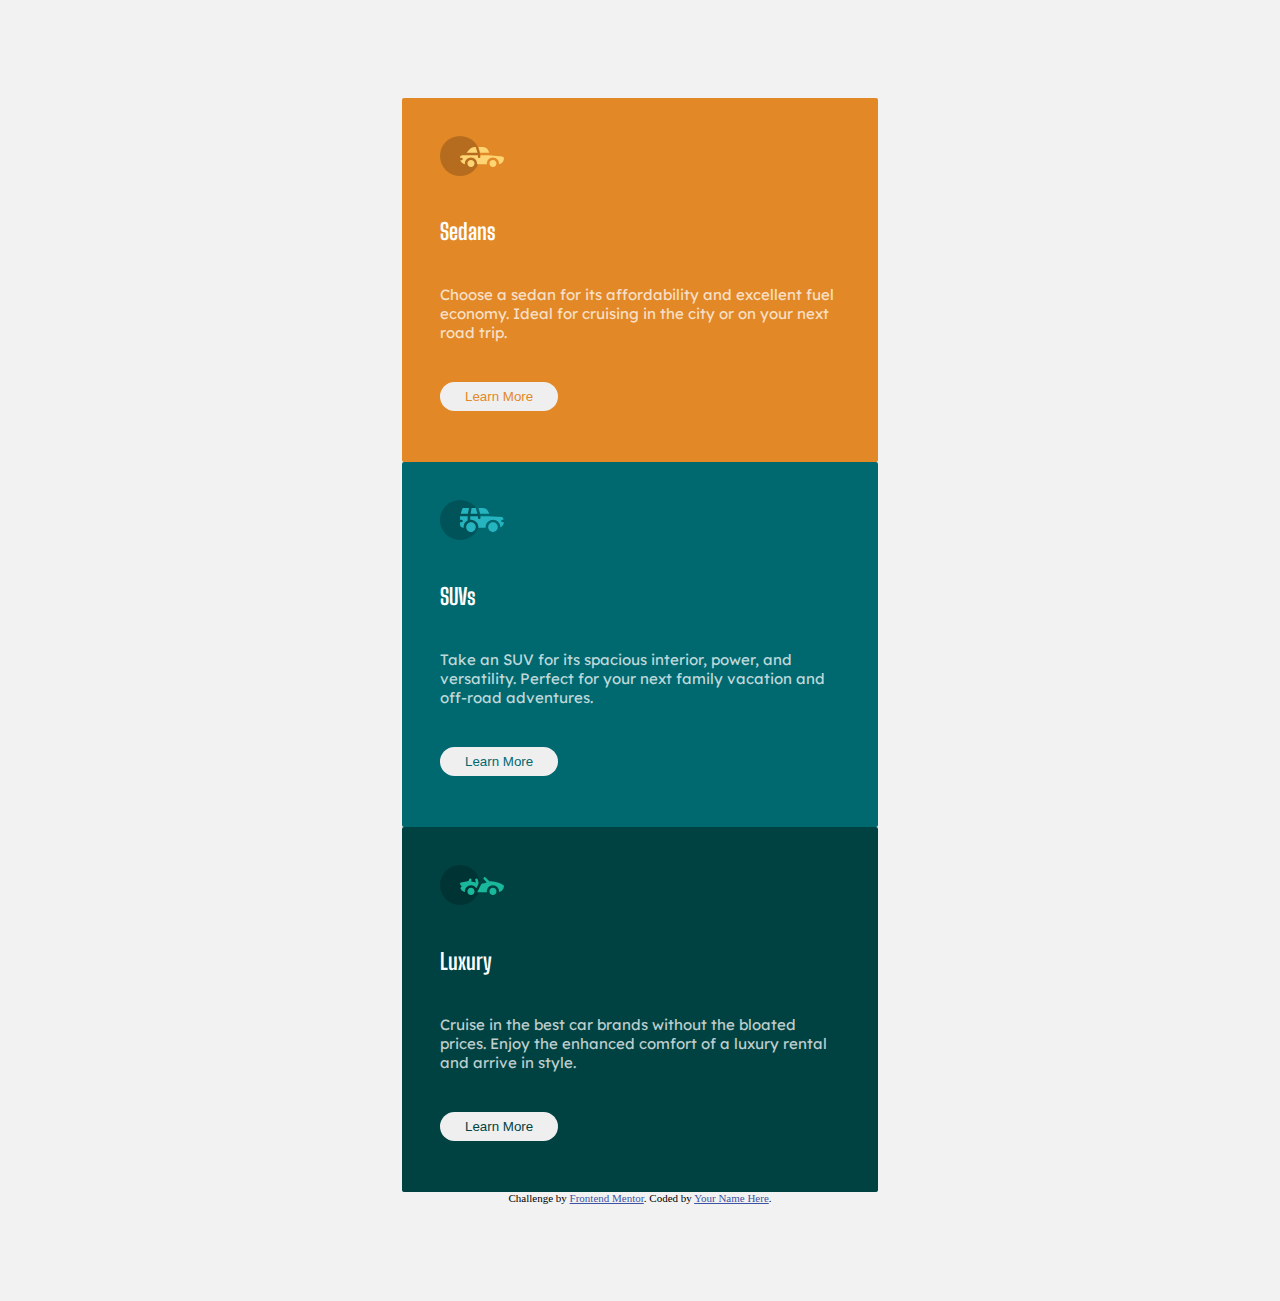
<file: 3-column-preview-card-component-main/index.html>
<!DOCTYPE html>
<html lang="en">
<head>
  <meta charset="UTF-8">
  <meta name="viewport" content="width=device-width, initial-scale=1.0"> <!-- displays site properly based on user's device -->

  <link href="https://cdn.jsdelivr.net/npm/bootstrap@5.0.0-beta3/dist/css/bootstrap.min.css" rel="stylesheet" integrity="sha384-eOJMYsd53ii+scO/bJGFsiCZc+5NDVN2yr8+0RDqr0Ql0h+rP48ckxlpbzKgwra6" crossorigin="anonymous">

  <script src="https://cdn.jsdelivr.net/npm/bootstrap@5.0.0-beta3/dist/js/bootstrap.bundle.min.js" integrity="sha384-JEW9xMcG8R+pH31jmWH6WWP0WintQrMb4s7ZOdauHnUtxwoG2vI5DkLtS3qm9Ekf" crossorigin="anonymous"></script>

  <link rel="stylesheet" href="styles.css">

  <link rel="preconnect" href="https://fonts.gstatic.com">
<link href="https://fonts.googleapis.com/css2?family=Big+Shoulders+Display:wght@700&family=Lexend+Deca&display=swap" rel="stylesheet">

  <link rel="icon" type="image/png" sizes="32x32" href="./images/favicon-32x32.png">
  
  <title>Frontend Mentor | 3-column preview card component</title>

  <!-- Feel free to remove these styles or customise in your own stylesheet 👍 -->
  <style>
    .attribution { font-size: 11px; text-align: center; }
    .attribution a { color: hsl(228, 45%, 44%); }
  </style>
</head>
<body>
  
  <div class="container-fluid">

    <div class="row">

      <div class="col-lg-4 card card-1">
        <div class="card-header">
          <img src="images/icon-sedans.svg" alt="">
          <h2>Sedans</h2>
        </div>
        <div class="card-body">
          <p>
          Choose a sedan for its affordability and excellent fuel economy. Ideal for cruising in the city 
          or on your next road trip.
          </p>
          <button class="btn btn-light btn-1">Learn More</button>
        </div>
      </div>
      <div class="col-lg-4 card card-2">
        <div class="card-header">
          <img src="images/icon-suvs.svg" alt="">
          <h2>SUVs</h2>
        </div>
        <div class="card-body">
          <p>
          Take an SUV for its spacious interior, power, and versatility. Perfect for your next family vacation 
          and off-road adventures.
          </p>
          <button class="btn btn-light btn-2">Learn More</button>
        </div>
      </div>
      <div class="col-lg-4 card card-3">
        <div class="card-header">
          <img src="images/icon-luxury.svg" alt="">
          <h2>Luxury</h2>
        </div>
        <div class="card-body">
          <p>
            Cruise in the best car brands without the bloated prices. Enjoy the enhanced comfort of a luxury 
            rental and arrive in style.
          </p>
          <button class="btn btn-light btn-3">Learn More</button>
        </div>
      </div>

    </div>

  </div>

  <div class="attribution">
    Challenge by <a href="https://www.frontendmentor.io?ref=challenge" target="_blank">Frontend Mentor</a>. 
    Coded by <a href="#">Your Name Here</a>.
  </div>
</body>
</html>
</file>
<file: 3-column-preview-card-component-main/styles.css>
body{
    background-color: hsl(0, 0%, 95%);
    padding: 7% 15%;
    font-size: 15px;
}

h2{
    font-family: "Big Shoulders Display";
    color: white;
}

.btn{
    border-radius: 2cm;
    padding: 7px 25px ;
    border: none;
    outline: none;
}


@media (max-width: 764px){
    body{
        padding: 5% 5%;
    }
}

img{
    margin-bottom: 20px;
}

.card{
    margin: 0 auto;
    color: white;
    border-radius: 2px;
    padding: 38px 38px 51px 38px;
    max-width: 400px ;
}


.card p{
    font-family: "Lexend deca", sans-serif;
    margin:40px auto ;
    color: hsla(0, 0%, 100%, 0.75);
}

.card-1 .card-header{
    background-color: hsl(31, 77%, 52%);
    border:none;
}

.btn-1{
    color: hsl(31, 77%, 52%)
}

.card-1 .card-header::before{
    content: "";
    background-image: url("images/icon-sedans.svg");
}

.card h2{
    font-family:"Big Shoulders Display", sans-serif ;
}


.card-1{
    background-color: hsl(31, 77%, 52%);
}

.card-2 .card-header{
    background-color: hsl(184, 100%, 22%);
    border: none;
}

.btn-2{
    color: hsl(184, 100%, 22%);
}

.card-2{
    background-color: hsl(184, 100%, 22%)
}

.card-3 .card-header{
    background-color: hsl(179, 100%, 13%);
    border: none;
}

.btn-3{
    color: hsl(179, 100%, 13%);
}

.card-3{
    background-color: hsl(179, 100%, 13%) ;
}


button:hover{
    color: black;
}
</file>
